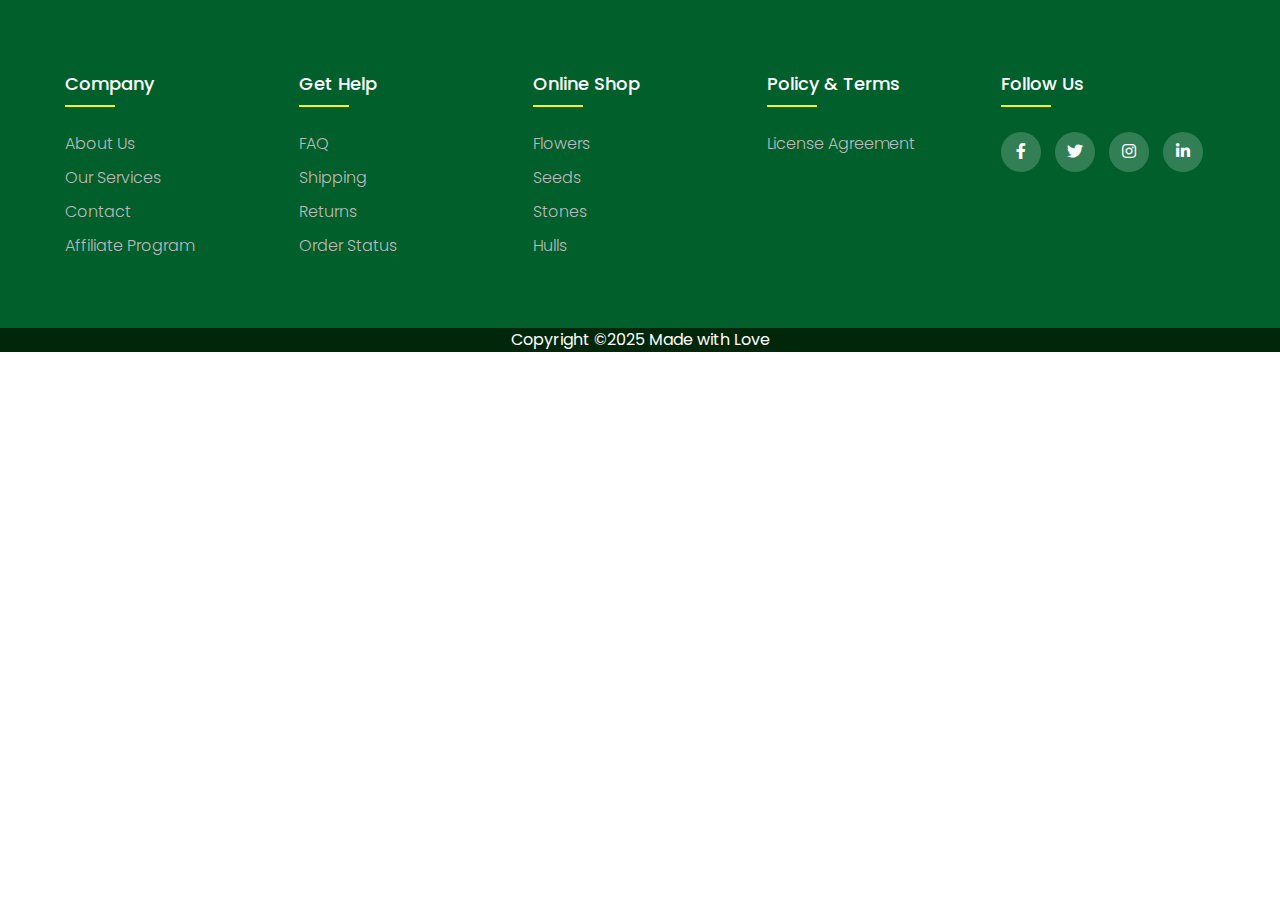
<file: cart/footer.html>
<!DOCTYPE html>
<html lang="en">
<head>
  <title>Footer Design</title>
  <meta charset="utf-8">
  <meta name="viewport" content="width=device-width, initial-scale=1">
  <link rel="stylesheet" href="footer.css">
  <link rel="stylesheet" type="text/css" href="https://cdnjs.cloudflare.com/ajax/libs/font-awesome/5.15.1/css/all.min.css">
</head>
<body>

  <footer class="footer">
  	 <div class="container">
  	 	<div class="row">
  	 		<div class="footer-col">
  	 			<h4>company</h4>
  	 			<ul>
  	 				<li><a href="#">about us</a></li>
  	 				<li><a href="#">our services</a></li>
  	 				<li><a href="#">contact</a></li>
  	 				<li><a href="#">affiliate program</a></li>
  	 			</ul>
  	 		</div>
  	 		<div class="footer-col">
  	 			<h4>get help</h4>
  	 			<ul>
  	 				<li><a href="#">FAQ</a></li>
  	 				<li><a href="#">shipping</a></li>
  	 				<li><a href="#">returns</a></li>
  	 				<li><a href="#">order status</a></li>
  	 	
  	 			</ul>
  	 		</div>
  	 		<div class="footer-col">
  	 			<h4>online shop</h4>
  	 			<ul>
  	 				<li><a href="#">flowers</a></li>
  	 				<li><a href="#">seeds</a></li>
  	 				<li><a href="#">stones</a></li>
  	 				<li><a href="#">hulls</a></li>
  	 			</ul>
  	 		</div>
			   <div class="footer-col">
				<h4>Policy & Terms</h4>
				<ul>
					<li><a href="#">License Agreement</a></li>
					
				</ul>
			</div>
  	 		<div class="footer-col">
  	 			<h4>follow us</h4>
  	 			<div class="social-links">
  	 				<a href="#"><i class="fab fa-facebook-f"></i></a>
  	 				<a href="#"><i class="fab fa-twitter"></i></a>
  	 				<a href="#"><i class="fab fa-instagram"></i></a>
  	 				<a href="#"><i class="fab fa-linkedin-in"></i></a>
  	 			</div>
  	 		</div>
  	 	</div>
		   
  	 </div>
	 
  </footer>
  <div>
	<p style="text-align: center ; color: white;  background-color: rgb(1, 39, 11);">Copyright &copy;2025 Made with Love</p>
 </div>

</body>
</html>
</file>
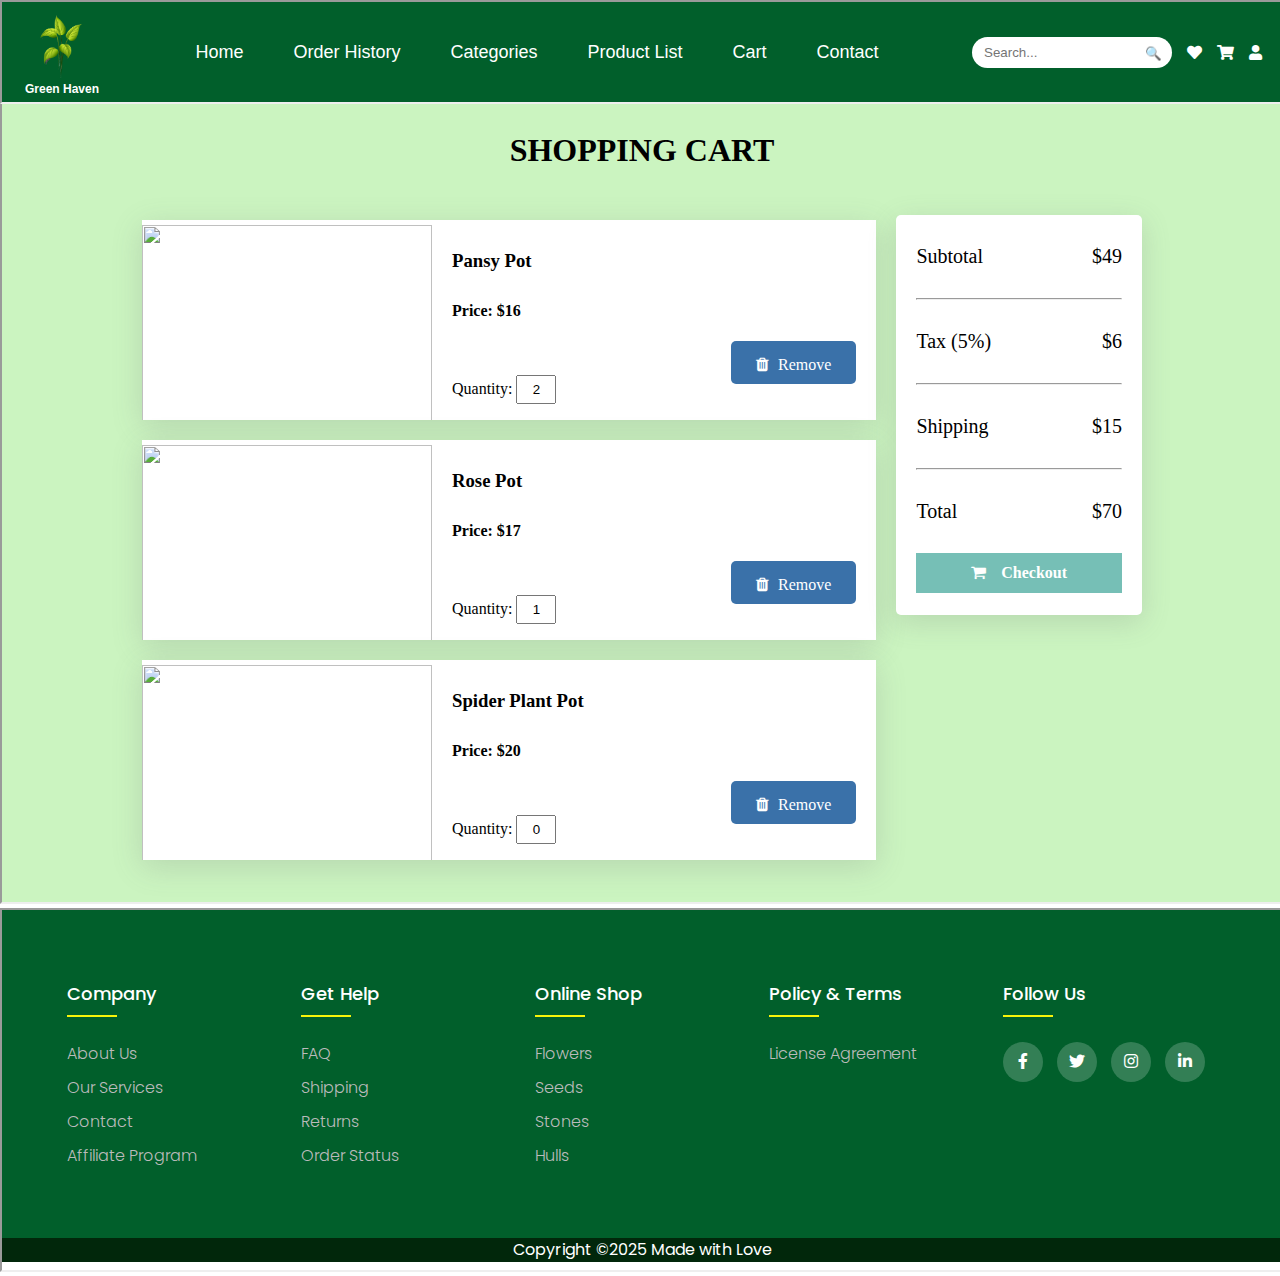
<file: cart/home.html>
<!DOCTYPE html>
<html lang="en">
<head>
    <meta charset="UTF-8">
    <meta name="viewport" content="width=device-width, initial-scale=1.0">
    <title>Merged HTML</title>
</head>
<style>
    *{
        margin: 0px;
        padding: 0px;
    }
.head{
    position: fixed;
}
.footer{
    margin: 0;
    position: sticky;
}
</style>
<body>
    <iframe src="header.html" width="100%" height="100px" class="head" ></iframe>
   

    <iframe src="cart.html" width="100%" height="800px" class="cart" style="margin-top: 100px;"></iframe>
    <iframe src="footer.html" width="100%" height="360px" class="footer"></iframe>
</body>
</html>
</file>
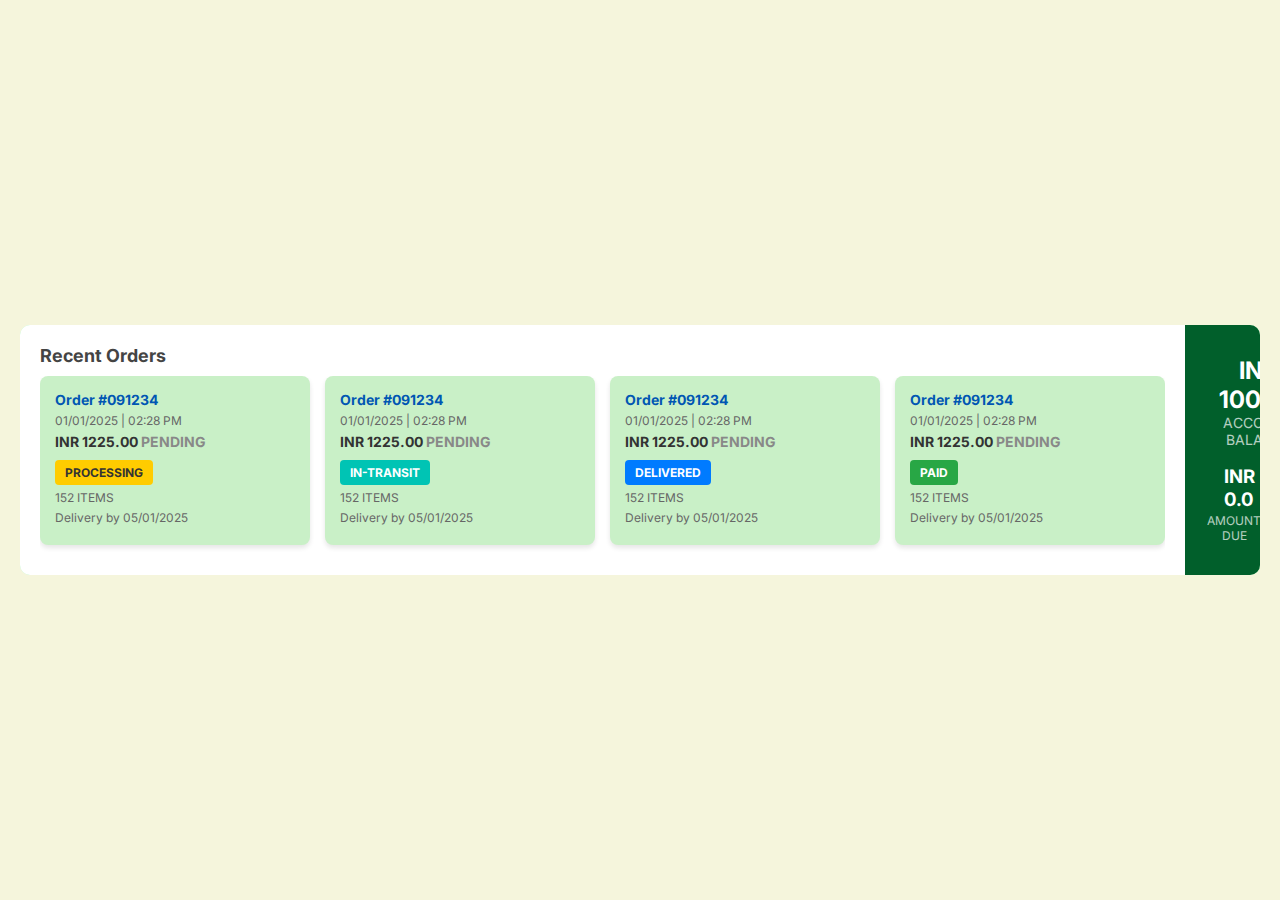
<file: orders/myactivity.html>
<!DOCTYPE html>
<html lang="en">
<head>
    <meta charset="UTF-8">
    <meta name="viewport" content="width=device-width, initial-scale=1.0">
    <title>Account Activity</title>
    <link href="https://fonts.googleapis.com/css2?family=Inter:wght@300;400;600&display=swap" rel="stylesheet">
    <link rel="stylesheet" href="myactivity.css">
</head>
<body>

    <div class="container">
        <!-- Left Section with Orders -->
        <div class="left-section">
            <h2>Recent Orders</h2>
            <div class="orders-section">
                <div class="order-card">
                    <h3>Order #091234</h3>
                    <p>01/01/2025 | 02:28 PM</p>
                    <p class="price">INR 1225.00 <span style="color:#888;">PENDING</span></p>
                    <span class="status processing">PROCESSING</span>
                    <p>152 ITEMS</p>
                    <p>Delivery by 05/01/2025</p>
                </div>

                <div class="order-card">
                    <h3>Order #091234</h3>
                    <p>01/01/2025 | 02:28 PM</p>
                    <p class="price">INR 1225.00 <span style="color:#888;">PENDING</span></p>
                    <span class="status in-transit">IN-TRANSIT</span>
                    <p>152 ITEMS</p>
                    <p>Delivery by 05/01/2025</p>
                </div>

                <div class="order-card">
                    <h3>Order #091234</h3>
                    <p>01/01/2025 | 02:28 PM</p>
                    <p class="price">INR 1225.00 <span style="color:#888;">PENDING</span></p>
                    <span class="status delivered">DELIVERED</span>
                    <p>152 ITEMS</p>
                    <p>Delivery by 05/01/2025</p>
                </div>

                <div class="order-card">
                    <h3>Order #091234</h3>
                    <p>01/01/2025 | 02:28 PM</p>
                    <p class="price">INR 1225.00 <span style="color:#888;">PENDING</span></p>
                    <span class="status paid">PAID</span>
                    <p>152 ITEMS</p>
                    <p>Delivery by 05/01/2025</p>
                </div>


                
            </div>
        </div>

        <!-- Right Section with Account Info -->
        <div class="right-section">
            <h2>INR 100.00</h2>
            <p>ACCOUNT BALANCE</p>
            <table>
                <tr>
                    <td><h3 style="padding-top: 15px;">INR 0.0</h3></td>
                    <td style="padding-top: 15px;">COD</td>
                </tr>
                <TR>
                    <TD ><p style="font-size: 12px; padding-right: 10px;">AMOUNT DUE </p>  </TD>
                    <td><p> terms</p></td> 
                </TR>

            </table>
       



        </div>
    </div>

</body>
</html>
</file>
<file: cart/footer.css>
@import url('https://fonts.googleapis.com/css2?family=Poppins:wght@300;400;500;600;700&display=swap');
body{
	line-height: 1.5;
	font-family: 'Poppins', sans-serif;
}
*{
	margin: 0px;
	padding:0;
	box-sizing: border-box;
}
.container{
	max-width: 1170px;
	margin:auto;
}
.row{
	display: flex;
	flex-wrap: wrap;
}
ul{
	list-style: none;
}
.footer{
	background-color: #015f2b;
    padding: 70px 0;
}
.footer-col{
   width: 20%;
   padding: 0 10px;
}
.footer-col h4{
	font-size: 18px;
	color: #ffffff;
	text-transform: capitalize;
	margin-bottom: 35px;
	font-weight: 500;
	position: relative;
}
.footer-col h4::before{
	content: '';
	position: absolute;
	left:0;
	bottom: -10px;
	background-color: #f7f30a;
	height: 2px;
	box-sizing: border-box;
	width: 50px;
}
.footer-col ul li:not(:last-child){
	margin-bottom: 10px;
}
.footer-col ul li a{
	font-size: 16px;
	text-transform: capitalize;
	color: #ffffff;
	text-decoration: none;
	font-weight: 300;
	color: #bbbbbb;
	display: block;
	transition: all 0.3s ease;
}
.footer-col ul li a:hover{
	color: #ffffff;
	padding-left: 8px;
}
.footer-col .social-links a{
	display: inline-block;
	height: 40px;
	width: 40px;
	background-color: rgba(255,255,255,0.2);
	margin:0 10px 10px 0;
	text-align: center;
	line-height: 40px;
	border-radius: 50%;
	color: #ffffff;
	transition: all 0.5s ease;
}
.footer-col .social-links a:hover{
	color: #015f2b;
	background-color: #ffffff;
}

/*responsive*/
@media(max-width: 767px){
  .footer-col{
    width: 50%;
    margin-bottom: 30px;
}
}
@media(max-width: 574px){
  .footer-col{
    width: 100%;
}
}
</file>
<file: orders/myactivity.css>
* {
    box-sizing: border-box;
    margin: 0;
    padding: 0;
    font-family: 'Inter', sans-serif;
}

body {
    background-color:beige;
    color: #fff;
    display: flex;
    justify-content: center;
    align-items: center;
    height: 100vh;
    padding: 20px;
    width:100%;
}

.container {
    display: flex;
    width: 100%;
    background: #b1f9c5;
    border-radius: 10px;
    overflow: hidden;
}

.left-section {
    flex: 2;
    background: white;
    padding: 20px;
}

.left-section h2 {
    font-size: 18px;
    color: #444;
    margin-bottom: 10px;
}


.orders-section {
    display: flex;
    gap: 15px;
    overflow-x: auto;
    padding-bottom: 10px;
    white-space: nowrap;
    scroll-behavior: smooth;
}

.order-card {
    background: #c9f0c7;
    border-radius: 8px;
    padding: 15px;
    min-width: 270px;
    box-shadow: 0px 3px 5px rgba(0, 0, 0, 0.1);
}

.order-card h3 {
    font-size: 14px;
    color: #0056b3;
    margin-bottom: 5px;
}

.order-card p {
    font-size: 12px;
    color: #666;
    margin-bottom: 5px;
}

.order-card .price {
    font-weight: bold;
    font-size: 14px;
    color: #333;
}

.order-card .status {
    font-size: 12px;
    font-weight: bold;
    padding: 5px 10px;
    border-radius: 4px;
    display: inline-block;
    margin: 5px 0;
}

.processing { background: #ffcc00; color: #333; }
.in-transit { background: #00c4b4; color: #fff; }
.delivered { background: #007bff; color: #fff; }
.paid { background: #28a745; color: #fff; }

.right-section {
    flex: 1;
    background: #015f2b;
    color: white;
    padding: 20px;
    text-align: center;
    display: flex;
    flex-direction: column;
    justify-content: center;
    align-items: center;
}

.right-section h2 {
    font-size: 24px;
}

.right-section p {
    font-size: 14px;
    opacity: 0.7;
}

@media (max-width: 768px) {
    .container {
        flex-direction: column;
    }

    .orders-section {
        flex-wrap: nowrap;
        overflow-x: auto;
    }

    .right-section {
        padding: 15px;
    }
}
</file>
